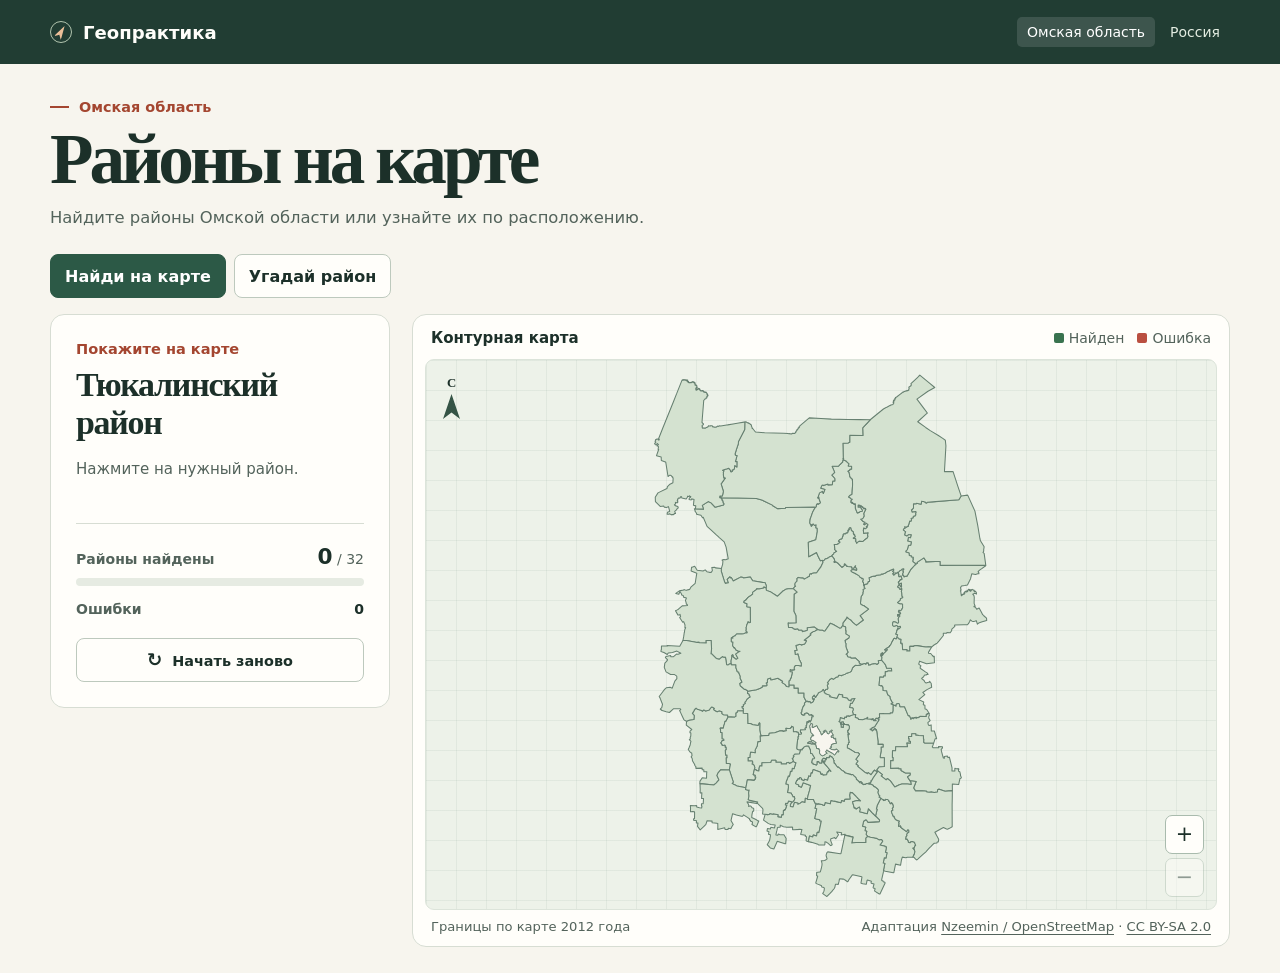
<file: index.html>
<!doctype html>
<html lang="ru">
<head>
  <meta charset="utf-8">
  <meta name="viewport" content="width=device-width, initial-scale=1">
  <meta name="description" content="Проверьте, как хорошо вы знаете 32 района Омской области.">
  <meta property="og:type" content="website">
  <meta property="og:locale" content="ru_RU">
  <meta property="og:site_name" content="Геопрактика">
  <meta property="og:title" content="Районы Омской области · Геопрактика">
  <meta property="og:description" content="Найди районы Омской области на карте или угадай их по контуру. Интерактивный тренажёр из 32 районов.">
  <meta property="og:url" content="https://alenaborzoyuniverse-dev.github.io/geo-praktika/">
  <meta property="og:image" content="https://alenaborzoyuniverse-dev.github.io/geo-praktika/geo-praktika-preview.png">
  <meta property="og:image:type" content="image/png">
  <meta property="og:image:width" content="1200">
  <meta property="og:image:height" content="630">
  <meta property="og:image:alt" content="Геопрактика. География на карте. Контур России с отметкой Омска.">
  <meta name="twitter:card" content="summary_large_image">
  <title>Районы Омской области · Геопрактика</title>
  <link rel="stylesheet" href="style.css?v=omsk-blue">
  <script defer src="districts.js"></script>
  <script defer src="omsk-identify.js?v=omsk-short-names"></script>
  <script defer src="quiz.js"></script>
</head>
<body>
  <header class="masthead">
    <div class="masthead-inner">
      <div class="brand"><span class="brand-mark" aria-hidden="true"></span>Геопрактика</div>
      <nav class="exercise-nav" aria-label="Тренажёры">
        <a href="index.html" aria-current="page">Омская область</a>
        <a href="russia.html">Россия</a>
      </nav>
    </div>
  </header>
  <main>
    <div class="intro">
      <p class="category"><span></span> Омская область</p>
      <h1>Районы на карте</h1>
      <p class="description">Найдите районы Омской области или узнайте их по расположению.</p>
    </div>
    <div id="omsk-tabs" class="omsk-tabs" role="tablist" aria-label="Режим тренировки" hidden>
      <button type="button" id="omsk-find-tab" role="tab" aria-controls="omsk-find" aria-selected="true">Найди на карте</button>
      <button type="button" id="omsk-identify-tab" role="tab" aria-controls="omsk-identify" aria-selected="false" tabindex="-1">Угадай район</button>
    </div>
    <div class="workspace" id="omsk-workspace">
      <section class="quiz" id="omsk-find" role="tabpanel" aria-labelledby="omsk-find-tab">
        <div class="question" aria-live="polite" aria-atomic="true">
          <p id="prompt" class="prompt">Покажите на карте</p>
          <h2 id="target">Загрузка карты…</h2>
        </div>
        <div id="feedback" role="status" class="feedback">Нажмите на нужный район.</div>
        <div class="results">
          <div class="result-head">
            <label for="progress">Районы найдены</label>
            <span class="count"><strong id="solved">0</strong><span> / </span><span id="total">32</span></span>
          </div>
          <progress id="progress" value="0" max="32"></progress>
          <p class="mistakes">Ошибки <strong id="mistakes">0</strong></p>
        </div>
        <button id="restart" class="restart" type="button" disabled><span aria-hidden="true">↻</span> Начать заново</button>
      </section>
      <section class="quiz omsk-identify" id="omsk-identify" role="tabpanel" aria-labelledby="omsk-identify-tab" hidden>
        <div id="omsk-identify-round">
          <div class="result-head">
            <label for="omsk-identify-progress">Пройдено</label>
            <span class="count" id="omsk-identify-count"></span>
          </div>
          <progress id="omsk-identify-progress" value="0" max="20"></progress>
          <h2 id="omsk-identify-question" tabindex="-1">Какой район выделен на карте?</h2>
          <div id="omsk-identify-options" role="group" aria-label="Варианты ответа"></div>
          <p id="omsk-identify-feedback" class="feedback" role="status"></p>
          <button type="button" class="omsk-continue" id="omsk-identify-next" hidden>Следующий вопрос</button>
        </div>
        <div id="omsk-identify-result" hidden>
          <h2 id="omsk-identify-result-title" tabindex="-1">Раунд завершён</h2>
          <p id="omsk-identify-score"></p>
          <button type="button" class="restart" id="omsk-identify-replay">Сыграть ещё раз</button>
        </div>
      </section>
      <figure class="map-panel">
        <div class="map-top">
          <figcaption>Контурная карта</figcaption>
          <div class="legend"><span><i class="swatch correct"></i> Найден</span><span><i class="swatch incorrect"></i> Ошибка</span></div>
        </div>
        <div class="map-frame">
          <div class="north" aria-hidden="true">С<span></span></div>
          <svg id="map" aria-label="Карта районов Омской области" role="group"></svg>
          <div class="map-controls" aria-label="Масштаб карты">
            <button type="button" id="zoom-in" aria-label="Приблизить">+</button>
            <button type="button" id="zoom-out" aria-label="Отдалить" disabled>−</button>
          </div>
        </div>
        <div class="map-bottom">
          <span>Границы по карте 2012 года</span>
          <span>Адаптация <a href="https://commons.wikimedia.org/wiki/File:Outline-Omskaya.svg">Nzeemin / OpenStreetMap</a> · <a href="https://creativecommons.org/licenses/by-sa/2.0/">CC BY-SA 2.0</a></span>
        </div>
      </figure>
    </div>
  </main>
  <noscript><p class="no-script">Для работы тренажёра включите JavaScript в браузере.</p></noscript>
</body>
</html>
</file>
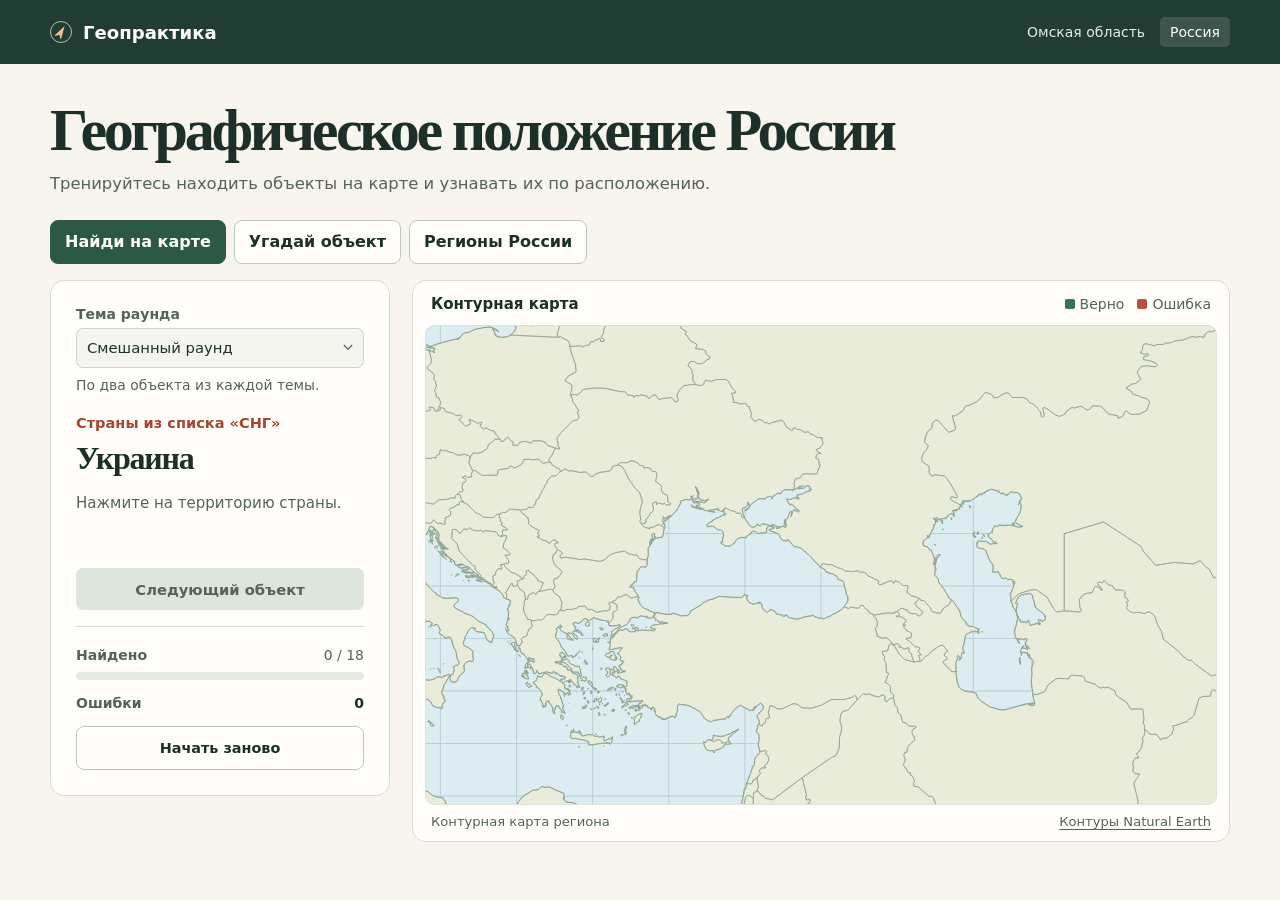
<file: russia.html>
<!doctype html>
<html lang="ru">
<head>
  <meta charset="utf-8">
  <meta name="viewport" content="width=device-width, initial-scale=1">
  <meta name="description" content="Тренажёр по географическому положению России. Найдите объекты на карте или угадайте их по выделенному контуру.">
  <meta property="og:type" content="website">
  <meta property="og:locale" content="ru_RU">
  <meta property="og:site_name" content="Геопрактика">
  <meta property="og:title" content="География России · Геопрактика">
  <meta property="og:description" content="Найди на карте реки, моря и другие объекты России или угадай их по выделенному контуру.">
  <meta property="og:url" content="https://alenaborzoyuniverse-dev.github.io/geo-praktika/russia.html">
  <meta property="og:image" content="https://alenaborzoyuniverse-dev.github.io/geo-praktika/geo-praktika-preview.png">
  <meta property="og:image:type" content="image/png">
  <meta property="og:image:width" content="1200">
  <meta property="og:image:height" content="630">
  <meta property="og:image:alt" content="Геопрактика. География на карте. Контур России с отметкой Омска.">
  <meta name="twitter:card" content="summary_large_image">
  <title>Географическое положение России · Геопрактика</title>
  <link rel="stylesheet" href="style.css">
  <link rel="stylesheet" href="russia.css?v=admin-rounds">
  <script defer src="russia-topics.js"></script>
  <script defer src="russia-data.js"></script>
  <script defer src="russia-region-data.js"></script>
  <script defer src="russia-map.js"></script>
  <script defer src="russia-region-map.js"></script>
  <script defer src="russia-quiz.js"></script>
  <script defer src="russia-admin-data.js"></script>
  <script defer src="russia-admin-quiz.js?v=rounds-20"></script>
  <script defer src="russia-identify.js?v=six-choices"></script>
</head>
<body>
  <header class="masthead">
    <div class="masthead-inner">
      <div class="brand"><span class="brand-mark" aria-hidden="true"></span>Геопрактика</div>
      <nav class="exercise-nav" aria-label="Тренажёры">
        <a href="index.html">Омская область</a>
        <a href="russia.html" aria-current="page">Россия</a>
      </nav>
    </div>
  </header>
  <main>
    <div class="intro russia-intro">
      <h1 id="russia-heading">Географическое положение России</h1>
      <p class="description">Тренируйтесь находить объекты на карте и узнавать их по расположению.</p>
    </div>
    <div class="russia-tabs" role="tablist" aria-label="Режим тренировки" hidden>
      <button type="button" id="find-tab" role="tab" aria-controls="find-panel" aria-selected="true">Найди на карте</button>
      <button type="button" id="identify-tab" role="tab" aria-controls="identify-panel" aria-selected="false" tabindex="-1">Угадай объект</button>
      <button type="button" id="admin-tab" role="tab" aria-controls="admin-panel" aria-selected="false" tabindex="-1">Регионы России</button>
    </div>
    <div id="find-panel" role="tabpanel" aria-labelledby="find-tab" class="workspace russia-workspace">
      <section class="quiz russia-quiz" aria-labelledby="russia-target">
        <div class="mode">
          <label for="topic">Тема раунда</label>
          <select id="topic"></select>
          <div id="region-field" hidden>
            <label for="region">Регион</label>
            <select id="region"></select>
          </div>
          <p id="mode-note" class="mode-note" hidden></p>
        </div>
        <div class="question" aria-live="polite" aria-atomic="true">
          <p id="russia-prompt" class="prompt">Покажите на карте</p>
          <h2 id="russia-target" tabindex="-1">Загрузка карты…</h2>
        </div>
        <p id="russia-feedback" role="status" class="feedback"></p>
        <button type="button" class="next" id="next" disabled>Следующий объект</button>
        <div class="results">
          <div class="result-head">
            <label for="russia-progress">Найдено</label>
            <span class="count" id="russia-count"></span>
          </div>
          <progress id="russia-progress" value="0" max="1"></progress>
          <p class="mistakes">Ошибки <strong id="russia-mistakes">0</strong></p>
        </div>
        <button type="button" id="review" class="review" hidden>Повторить ошибки</button>
        <button type="button" id="russia-restart" class="restart">Начать заново</button>
      </section>
      <figure class="map-panel russia-map-panel">
        <div class="map-top">
          <figcaption id="map-caption">Контурная карта</figcaption>
          <div class="legend"><span><i class="swatch correct"></i> Верно</span><span><i class="swatch incorrect"></i> Ошибка</span></div>
        </div>
        <div class="map-frame russia-frame">
          <svg id="russia-map" viewBox="0 0 760 460" aria-label="Карта для ответа" role="group"></svg>
        </div>
        <div class="map-bottom"><span id="map-scale"></span><a href="https://www.naturalearthdata.com/">Контуры Natural Earth</a></div>
      </figure>
    </div>
    <div id="identify-panel" role="tabpanel" aria-labelledby="identify-tab" hidden>
      <div class="workspace russia-workspace" id="identify-round">
        <section class="quiz identify-quiz" aria-labelledby="identify-prompt">
          <div class="result-head">
            <label for="identify-progress">Смешанный раунд</label>
            <span class="count" id="identify-count"></span>
          </div>
          <progress id="identify-progress" value="0" max="20"></progress>
          <h2 id="identify-prompt" tabindex="-1">Как называется выделенный объект?</h2>
          <div id="identify-options" role="group" aria-label="Варианты ответа"></div>
          <p id="identify-feedback" class="feedback" role="status"></p>
          <button type="button" id="identify-next" class="next" hidden>Следующий вопрос</button>
        </section>
        <figure class="map-panel russia-map-panel">
          <div class="map-top"><figcaption>Контурная карта</figcaption></div>
          <div class="map-frame russia-frame">
            <svg id="identify-map" viewBox="0 0 760 460" role="img" aria-label="Карта с выделенным объектом"></svg>
          </div>
          <div class="map-bottom"><a href="https://www.naturalearthdata.com/">Контуры Natural Earth</a></div>
        </figure>
      </div>
      <section id="identify-result" class="quiz identify-result" aria-labelledby="identify-result-title" hidden>
        <h2 id="identify-result-title" tabindex="-1">Раунд завершён</h2>
        <p id="identify-score"></p>
        <button type="button" id="identify-replay" class="restart">Сыграть ещё раз</button>
      </section>
    </div>
    <div id="admin-panel" role="tabpanel" aria-labelledby="admin-tab" class="workspace russia-workspace" hidden>
      <section class="quiz admin-quiz" aria-labelledby="admin-target">
        <div class="question" aria-live="polite" aria-atomic="true">
          <p id="admin-prompt" class="prompt">Покажите на карте</p>
          <h2 id="admin-target" tabindex="-1">Загрузка карты…</h2>
        </div>
        <p id="admin-feedback" class="feedback" role="status"></p>
        <div class="results">
          <div class="result-head">
            <label for="admin-progress">Найдено</label>
            <span class="count" id="admin-count"></span>
          </div>
          <progress id="admin-progress" value="0" max="20"></progress>
          <p class="mistakes">Ошибки <strong id="admin-mistakes">0</strong></p>
        </div>
        <button type="button" class="next" id="admin-next" hidden>Следующий раунд</button>
        <button type="button" class="restart" id="admin-restart" disabled>Начать раунд заново</button>
      </section>
      <figure class="map-panel">
        <div class="map-top">
          <figcaption>Карта регионов</figcaption>
          <div class="admin-controls" aria-label="Масштаб карты" role="group">
            <button type="button" id="admin-west" aria-label="Приблизить западную часть России">Запад</button>
            <button type="button" id="admin-overview">Вся карта</button>
            <button type="button" id="admin-zoom-out" aria-label="Отдалить">−</button>
            <button type="button" id="admin-zoom-in" aria-label="Приблизить">+</button>
          </div>
        </div>
        <div class="map-frame russia-frame">
          <svg id="admin-map" viewBox="0 0 900 500" role="group" aria-label="Контурная карта регионов России"></svg>
        </div>
        <div class="map-bottom">
          <span>Москва и Санкт-Петербург отмечены точками</span>
          <a href="https://www.naturalearthdata.com/downloads/10m-cultural-vectors/10m-admin-1-states-provinces/">Границы Natural Earth</a>
        </div>
      </figure>
    </div>
  </main>
  <noscript><p class="no-script">Для работы тренажёра включите JavaScript в браузере.</p></noscript>
</body>
</html>
</file>
<file: style.css>
:root {
  color-scheme: light;
  --paper: #f7f5ee;
  --white: #fffefa;
  --ink: #1c3029;
  --muted: #53635b;
  --line: #d7ddd3;
  --accent: #a44630;
  --green: #39734f;
  --red: #ba4f40;
  font-family: "Segoe UI", system-ui, sans-serif;
  color: var(--ink);
  background: var(--paper);
}
*, *::before, *::after { box-sizing: border-box; }
body { margin: 0; }
button { color: inherit; font: inherit; cursor: pointer; }
button:disabled { cursor: default; opacity: .45; }
button:focus-visible, a:focus-visible { outline: 2px solid var(--accent); outline-offset: 4px; }
.masthead { background: #213d33; color: #fffefa; }
.masthead-inner, main { width: min(1180px, calc(100% - 64px)); margin-inline: auto; }
.masthead-inner { min-height: 64px; display: flex; align-items: center; justify-content: space-between; gap: 16px; }
.brand { display: flex; align-items: center; gap: 11px; font-size: 1.13rem; font-weight: 700; }
.brand-mark { width: 22px; height: 22px; border: 1px solid #b1c4ae; border-radius: 50%; position: relative; }
.brand-mark::after { content: ""; position: absolute; inset: 3px 6px; background: #ecbf99; clip-path: polygon(50% 0, 100% 100%, 50% 73%, 0 100%); transform: rotate(31deg); }
.exercise-nav { display: flex; gap: 5px; align-items: center; }
.exercise-nav a { color: #e4ede2; padding: 7px 10px; border-radius: 5px; text-decoration: none; font-size: .875rem; }
.exercise-nav a:hover, .exercise-nav [aria-current="page"] { background: #ffffff20; color: white; }
.exercise-nav a:focus-visible { outline-color: #f9c6a3; }
.intro { margin: 35px 0 27px; }
.category { color: var(--accent); margin: 0 0 7px; font-weight: 700; font-size: .9rem; }
.category span { display: inline-block; width: 19px; height: 2px; margin: 0 5px 4px 0; background: currentColor; }
h1, h2 { font-family: Georgia, "Times New Roman", serif; }
h1 { font-size: clamp(2.55rem, 6vw, 4.45rem); line-height: 1.04; letter-spacing: -.055em; margin: 0; font-weight: 700; }
.description { margin: 12px 0 0; color: var(--muted); font-size: 1.025rem; }
.workspace { display: grid; grid-template-columns: minmax(270px, 340px) minmax(0, 1fr); gap: 22px; align-items: start; margin-bottom: 26px; }
.quiz, .map-panel { background: var(--white); border: 1px solid var(--line); border-radius: 14px; }
.quiz { padding: 25px; }
.prompt { margin: 0 0 9px; color: var(--accent); font-weight: 700; font-size: .91rem; }
h2 { margin: 0; font-size: clamp(1.65rem, 2.65vw, 2.4rem); line-height: 1.13; letter-spacing: -.037em; overflow-wrap: break-word; }
.feedback { margin: 16px 0 22px; min-height: 2.8em; font-size: .94rem; line-height: 1.4; color: var(--muted); }
.feedback[data-tone="wrong"] { color: #a63d31; }
.feedback[data-tone="right"] { color: #2f6946; }
.results { border-top: 1px solid var(--line); padding-top: 20px; }
.result-head, .mistakes { display: flex; align-items: baseline; justify-content: space-between; gap: 8px; }
.result-head label, .mistakes { color: var(--muted); font-size: .875rem; font-weight: 600; }
.count { font-size: .875rem; font-variant-numeric: tabular-nums; color: var(--muted); white-space: nowrap; }
.count strong { font-size: 1.35rem; color: var(--ink); }
progress { display: block; width: 100%; height: 8px; margin-top: 9px; appearance: none; border: 0; border-radius: 5px; overflow: hidden; color: var(--green); background: #e6ebe2; }
progress::-webkit-progress-bar { background: #e6ebe2; }
progress::-webkit-progress-value { background: var(--green); border-radius: 5px; }
progress::-moz-progress-bar { background: var(--green); }
.mistakes { margin: 15px 0 21px; }
.mistakes strong { color: var(--ink); }
.restart { width: 100%; min-height: 44px; padding: 8px 12px; background: transparent; border: 1px solid #bdc9bd; border-radius: 8px; font-weight: 650; font-size: .9rem; }
.restart span { font-size: 1.13rem; margin-right: 5px; }
.restart:hover:enabled { background: #edf1e9; }
.map-panel { margin: 0; padding: 12px; min-width: 0; }
.map-top, .map-bottom { display: flex; justify-content: space-between; align-items: center; flex-wrap: wrap; gap: 8px 16px; padding-inline: 6px; }
.map-top { padding-block: 2px 12px; }
.map-top figcaption { font-weight: 700; font-size: .94rem; }
.legend { display: flex; align-items: center; gap: 13px; font-size: .875rem; color: var(--muted); }
.legend span { display: inline-flex; align-items: center; gap: 5px; white-space: nowrap; }
.swatch { display: inline-block; width: 10px; height: 10px; border-radius: 2px; }
.swatch.correct { background: var(--green); }
.swatch.incorrect { background: var(--red); }
.map-frame { position: relative; overflow: hidden; border: 1px solid #dce4da; border-radius: 9px; background-color: #edf2e9; background-image: linear-gradient(90deg, #54736014 1px, transparent 1px), linear-gradient(#54736014 1px, transparent 1px); background-size: 30px 30px; }
#map { display: block; width: 100%; height: clamp(430px, 61vh, 670px); }
#map.zoomed { touch-action: none; cursor: grab; }
#map.zoomed:active { cursor: grabbing; }
.district { fill: #d4e2d0; stroke: #678071; stroke-width: 1.05; stroke-linejoin: round; vector-effect: non-scaling-stroke; cursor: pointer; }
.district:hover, .district:focus-visible { fill: #a9c6af; stroke: #243f34; stroke-width: 2; outline: none; }
.district.found { fill: #78ad81; stroke: #315f45; cursor: default; }
.district.missed { fill: #df8172; stroke: #a7392d; stroke-width: 1.7; }
.district.revealed { fill: #78ad81; stroke: #255e40; stroke-width: 2.7; }
.city { fill: #f7f5ee; stroke: #678071; stroke-width: 1; vector-effect: non-scaling-stroke; }
.north, .map-controls { position: absolute; z-index: 1; }
.north { inset: 16px auto auto 17px; display: grid; justify-items: center; gap: 3px; font: 700 .8rem Georgia, serif; pointer-events: none; }
.north span { width: 17px; height: 25px; background: #355446; clip-path: polygon(50% 0, 100% 100%, 50% 74%, 0 100%); }
.map-controls { inset: auto 12px 12px auto; display: grid; gap: 4px; }
.map-controls button { width: 39px; height: 39px; border: 1px solid #a9bbad; border-radius: 7px; background: var(--white); font-size: 1.3rem; line-height: 1; }
.map-controls button:hover:enabled { background: #d9e6d7; }
.map-bottom { color: var(--muted); font-size: .82rem; padding-top: 9px; }
.map-bottom a { color: inherit; text-underline-offset: 3px; }
.no-script { text-align: center; }
@media (max-width: 740px) {
  .masthead-inner, main { width: calc(100% - 28px); }
  .masthead-inner { min-height: 54px; }
  .exercise-nav a { padding-inline: 6px; font-size: .8rem; }
  .intro { margin: 23px 0 17px; }
  .workspace { grid-template-columns: minmax(0, 1fr); gap: 10px; }
  .quiz { display: grid; grid-template-columns: minmax(0, 1fr) minmax(90px, 31%); column-gap: 12px; padding: 13px; position: sticky; top: 6px; z-index: 2; }
  .question { grid-column: 1; grid-row: 1; }
  .prompt { margin-bottom: 3px; }
  h2 { min-height: 3.39em; font-size: clamp(1.15rem, 5.4vw, 1.5rem); }
  .feedback { grid-column: 1; grid-row: 2; margin: 6px 0 0; min-height: 2.8em; font-size: .875rem; }
  .results { grid-column: 2; grid-row: 1 / 3; border-top: 0; padding-top: 0; }
  .result-head { align-items: start; flex-direction: column-reverse; gap: 1px; }
  progress { margin-top: 5px; }
  .mistakes { margin: 6px 0 0; }
  .restart { grid-column: 1 / -1; width: fit-content; min-height: 36px; margin-top: 8px; }
  .map-panel { padding: 8px; }
  .north { display: none; }
  #map { height: clamp(360px, 61svh, 530px); }
}
@media (max-width: 370px) {
  .masthead-inner { gap: 6px; }
  .brand { gap: 6px; font-size: 1rem; }
  .exercise-nav { gap: 2px; }
}

.omsk-tabs { display: flex; flex-wrap: wrap; gap: 8px; margin-bottom: 16px; }
.omsk-tabs button { min-height: 44px; padding: 8px 14px; border: 1px solid #bdc9bd; border-radius: 8px; background: var(--white); font-weight: 650; }
.omsk-tabs button[aria-selected="true"], .omsk-continue { background: #2c5946; border-color: #2c5946; color: white; }
.omsk-tabs button[aria-selected="false"]:hover { background: #edf1e9; }
.omsk-tabs[hidden], #omsk-find[hidden], #omsk-identify[hidden] { display: none; }
.omsk-identify h2 { min-height: 0; margin: 16px 0 12px; font-size: clamp(1.35rem, 2.6vw, 1.8rem); }
#omsk-identify-options { display: grid; gap: 6px; }
#omsk-identify-options button { min-width: 0; min-height: 44px; padding: 6px 10px; border: 1px solid #bdc9bd; border-radius: 7px; background: var(--white); text-align: left; overflow-wrap: anywhere; font-size: .92rem; }
#omsk-identify-options button:not([aria-disabled="true"]):hover { background: #edf1e9; }
#omsk-identify-options button[aria-disabled="true"] { cursor: default; }
#omsk-identify-options [data-result="right"] { color: #275d3d; background: #e4f2e6; border-color: #39734f; font-weight: 650; }
#omsk-identify-options [data-result="wrong"] { color: #943b2e; background: #f8e5e0; border-color: #ba4f40; }
.omsk-identify .feedback { min-height: 0; margin: 10px 0; }
.omsk-identify .feedback:empty { display: none; }
.omsk-continue { width: 100%; min-height: 44px; border: 0; border-radius: 7px; font-weight: 650; }
.omsk-continue:hover { background: #254937; }
#omsk-workspace:has(.omsk-map-identify) .legend { display: none; }
.omsk-map-identify .district { pointer-events: none; fill: #d4e2d0; stroke: #678071; stroke-width: 1.05; }
.omsk-map-identify .district.identify-target { fill: #92bfd8; stroke: #28566e; stroke-width: 2.6; }
.omsk-map-identify.omsk-identify-correct .district.identify-target { fill: #78ad81; stroke: #255e40; }
@media (max-width: 740px) {
  .omsk-identify { display: block; position: static; }
  #omsk-workspace:has(.omsk-map-identify) .map-panel { grid-row: 1; }
  #omsk-workspace #map.omsk-map-identify { height: clamp(300px, 52svh, 460px); }
  #omsk-identify-options { grid-template-columns: repeat(2, minmax(0, 1fr)); }
}
</file>
<file: russia.css>
.russia-intro h1 { font-size: clamp(2.25rem, 4.7vw, 3.9rem); }
.russia-quiz .mode { margin-bottom: 20px; }
.mode label { display: block; color: var(--muted); font-size: .875rem; font-weight: 650; margin-bottom: 6px; }
.mode select { appearance: none; width: 100%; background: #f4f5ef url("data:image/svg+xml,%3Csvg xmlns='http://www.w3.org/2000/svg' viewBox='0 0 12 8'%3E%3Cpath d='M1 1l5 5 5-5' fill='none' stroke='%2353635b' stroke-width='1.4'/%3E%3C/svg%3E") right 10px center / 10px 7px no-repeat; color: var(--ink); border: 1px solid #cbd6ca; border-radius: 7px; padding: 9px 27px 9px 10px; font: inherit; font-size: .925rem; min-height: 40px; }
#region-field { margin-top: 9px; }
.mode-note { font-size: .87rem; color: var(--muted); line-height: 1.35; margin: 8px 0 0; }
.russia-quiz h2 { font-size: clamp(1.6rem, 2.5vw, 2.3rem); }
.russia-quiz .feedback { min-height: 4.3em; margin-bottom: 11px; }
.next, .review { min-height: 42px; width: 100%; border: 0; border-radius: 7px; background: #2c5946; color: white; padding: 8px 11px; font-size: .92rem; font-weight: 650; margin-bottom: 16px; }
.next:hover:enabled, .review:hover { background: #254937; }
.next:disabled { background: #dce6da; color: #526359; opacity: 1; }
.russia-quiz .mistakes { margin-bottom: 15px; }
.russia-frame { background: #dcecf0; background-image: none; }
#russia-map { display: block; width: 100%; height: auto; }
.graticule { fill: none; stroke: #b7d1d6; stroke-width: 1; }
.russia-land { fill: #e8ecd9; }
.coastline { fill: none; stroke: #7f9b89; stroke-width: .8; }
.country-line { fill: none; stroke: #91a28e; stroke-width: .65; }
.russia-area { cursor: pointer; fill: transparent; stroke: transparent; stroke-width: 2; }
.russia-area:focus-visible { fill: #638e8125; stroke: #426455; outline: none; }
.russia-area.right { fill: #4a9a69ad; stroke: #275d3d; }
.russia-area.wrong { fill: #d87568a8; stroke: #963b31; }
.russia-marker { cursor: pointer; }
.marker-hit { fill: transparent; }
.marker-dot { fill: #fffefa; stroke: #264b41; stroke-width: 3; pointer-events: none; }
.russia-marker:hover .marker-dot, .russia-marker:focus-visible .marker-dot { fill: #b8d7c7; stroke-width: 4; }
.russia-marker:focus-visible { outline: none; }
.russia-marker.right .marker-dot { fill: #5baf78; stroke: #245f3d; }
.russia-marker.wrong .marker-dot, .miss-dot { fill: #da796b; stroke: #943b2e; }
.miss-dot { stroke-width: 2.5; pointer-events: none; }
.map-locked .russia-area, .map-locked .russia-marker { cursor: default; }
.map-locked .russia-area:not(.right, .wrong) { stroke: transparent; fill: transparent; }
.map-locked .russia-marker:not(.right, .wrong) .marker-dot { fill: #fffefa; stroke-width: 3; opacity: .6; }
.regional-river-reference, .regional-river { fill: none; stroke: #376c80; stroke-width: 2.4; stroke-linecap: round; stroke-linejoin: round; }
.regional-river-reference { opacity: .4; stroke-width: 1.35; pointer-events: none; }
.regional-river { cursor: pointer; }
.regional-river:focus-visible { outline: none; stroke-width: 5; }
.regional-river.right, .regional-river.wrong { stroke-width: 4.5; }
.regional-river.right { stroke: #337a4b; }
.regional-river.wrong { stroke: #a94437; }
.map-locked .regional-river { cursor: default; }
.map-locked .regional-river:not(.right, .wrong) { opacity: .5; }
.regional-map:not(.map-locked):has(.regional-river) { cursor: pointer; }
.regional-lake-reference, .regional-lake { fill: #b5d3da; }
.regional-lake { stroke: #6f9ca6; stroke-width: 1.3; }
.regional-lake-reference { pointer-events: none; }
.regional-ridge, .regional-area { fill: #92674842; stroke: #84684db3; stroke-width: 1; }
.regional-ridge { stroke-dasharray: 3 3; }
.regional-single-shape:not(.regional-lake, .right, .wrong) { fill: transparent; stroke: transparent; }
.regional-single-shape:focus-visible { fill: #638e8125; stroke: #426455; }
.map-locked .regional-lake:not(.right, .wrong) { fill: #b5d3da; stroke: #6f9ca6; }
.map-locked .regional-ridge:not(.right, .wrong, .regional-single-shape),
.map-locked .regional-area:not(.right, .wrong, .regional-single-shape) { fill: #92674828; stroke: #84684d75; }
#russia-target:focus { outline: none; }
@media (max-width: 740px) {
  .russia-workspace { display: flex; flex-direction: column; }
  .russia-workspace > * { width: 100%; }
  .russia-quiz { position: static; display: grid; grid-template-columns: 1fr 104px; gap: 8px 13px; }
  .russia-quiz .mode { grid-column: 1 / -1; margin: 0; }
  .russia-quiz .question { grid-row: auto; }
  .russia-quiz h2 { min-height: 0; font-size: clamp(1.3rem, 5.7vw, 1.85rem); }
  .russia-quiz .feedback { grid-row: auto; min-height: 0; margin: 0; }
  .russia-quiz .results { grid-row: 2 / 4; }
  .russia-quiz .next, .russia-quiz .review, .russia-quiz .restart { grid-column: 1 / -1; margin: 0; }
  .russia-quiz .next:disabled { display: none; }
}

.russia-tabs { display: flex; flex-wrap: wrap; gap: 8px; margin-bottom: 16px; }
.russia-tabs button { min-height: 44px; padding: 8px 14px; border: 1px solid #bdc9bd; border-radius: 8px; background: var(--white); font-weight: 650; }
.russia-tabs button[aria-selected="true"] { background: #2c5946; border-color: #2c5946; color: white; }
.russia-tabs button[aria-selected="false"]:hover { background: #edf1e9; }
.russia-tabs[hidden], #find-panel[hidden], #identify-round[hidden], .identify-result[hidden] { display: none; }
#identify-map {
  display: block;
  width: 100%;
  height: auto;
  --identify-fill: #92bfd899;
  --identify-stroke: #28566e;
  --identify-halo: #e9f4fa;
}
#identify-map.identify-correct {
  --identify-fill: #78ad81aa;
  --identify-stroke: #255e40;
  --identify-halo: #e4f2e6;
}
.identify-quiz h2 { margin: 18px 0 12px; font-size: clamp(1.35rem, 2.6vw, 1.8rem); }
#identify-options { display: grid; gap: 6px; }
#identify-options button { min-width: 0; min-height: 44px; padding: 6px 10px; border: 1px solid #bdc9bd; border-radius: 7px; background: var(--white); text-align: left; overflow-wrap: anywhere; font-size: .92rem; }
#identify-options button:not([aria-disabled="true"]):hover { background: #edf1e9; }
#identify-options button[aria-disabled="true"] { cursor: default; }
#identify-options button[data-result="right"] { color: #275d3d; background: #e4f2e6; border-color: #39734f; font-weight: 650; }
#identify-options button[data-result="wrong"] { color: #943b2e; background: #f8e5e0; border-color: #ba4f40; }
.identify-quiz .feedback { min-height: 0; margin: 10px 0; }
.identify-quiz .feedback:empty { display: none; }
.identify-quiz .next { margin: 0; }
.identify-result { max-width: 460px; margin-bottom: 26px; }
.identify-mark { fill: var(--identify-fill); stroke: var(--identify-stroke); stroke-width: 2; stroke-linejoin: round; vector-effect: non-scaling-stroke; }
.identify-mark.is-river { fill: none; stroke-width: 3; stroke-linecap: round; }
.identify-pin-halo { fill: var(--identify-halo); stroke: var(--identify-stroke); stroke-width: 1.5; vector-effect: non-scaling-stroke; }
.identify-pin-dot { fill: var(--identify-stroke); }
@media (max-width: 740px) {
  #identify-round { gap: 10px; }
  #identify-round .map-panel { order: -1; }
  .identify-quiz, .identify-result { display: block; position: static; }
  .identify-quiz h2, .identify-result h2 { min-height: 0; }
  .identify-quiz .result-head { flex-flow: row wrap; gap: 4px 12px; }
  #identify-options { grid-template-columns: repeat(2, minmax(0, 1fr)); }
}

#admin-panel[hidden] { display: none; }
#admin-map { display: block; width: 100%; height: auto; background: #dcecf0; }
#admin-map.admin-zoomed { touch-action: none; cursor: grab; }
#admin-map.admin-dragging, #admin-map.admin-dragging .district { cursor: grabbing; }
.admin-controls { display: flex; flex-wrap: wrap; gap: 5px; }
.admin-controls button { min-width: 40px; min-height: 40px; padding: 5px 9px; border: 1px solid #a9bbad; border-radius: 7px; background: var(--white); font-size: .875rem; }
.admin-controls button:hover:enabled { background: #d9e6d7; }
.admin-controls button:focus-visible { outline-offset: 1px; }
.admin-quiz h2 { font-size: clamp(1.5rem, 2.5vw, 2.3rem); }
.admin-quiz .feedback { margin: 12px 0 16px; min-height: 2.65em; }
.admin-quiz .next { grid-column: 1 / -1; }
@media (max-width: 740px) {
  .admin-quiz h2 { min-height: 0; font-size: clamp(1.25rem,5.5vw,1.85rem); }
  .admin-quiz .feedback { margin: 8px 0 0; }
  .admin-controls button { min-height: 44px; }
}
#admin-map .admin-city-dot { r: var(--admin-city-size); }
</file>
